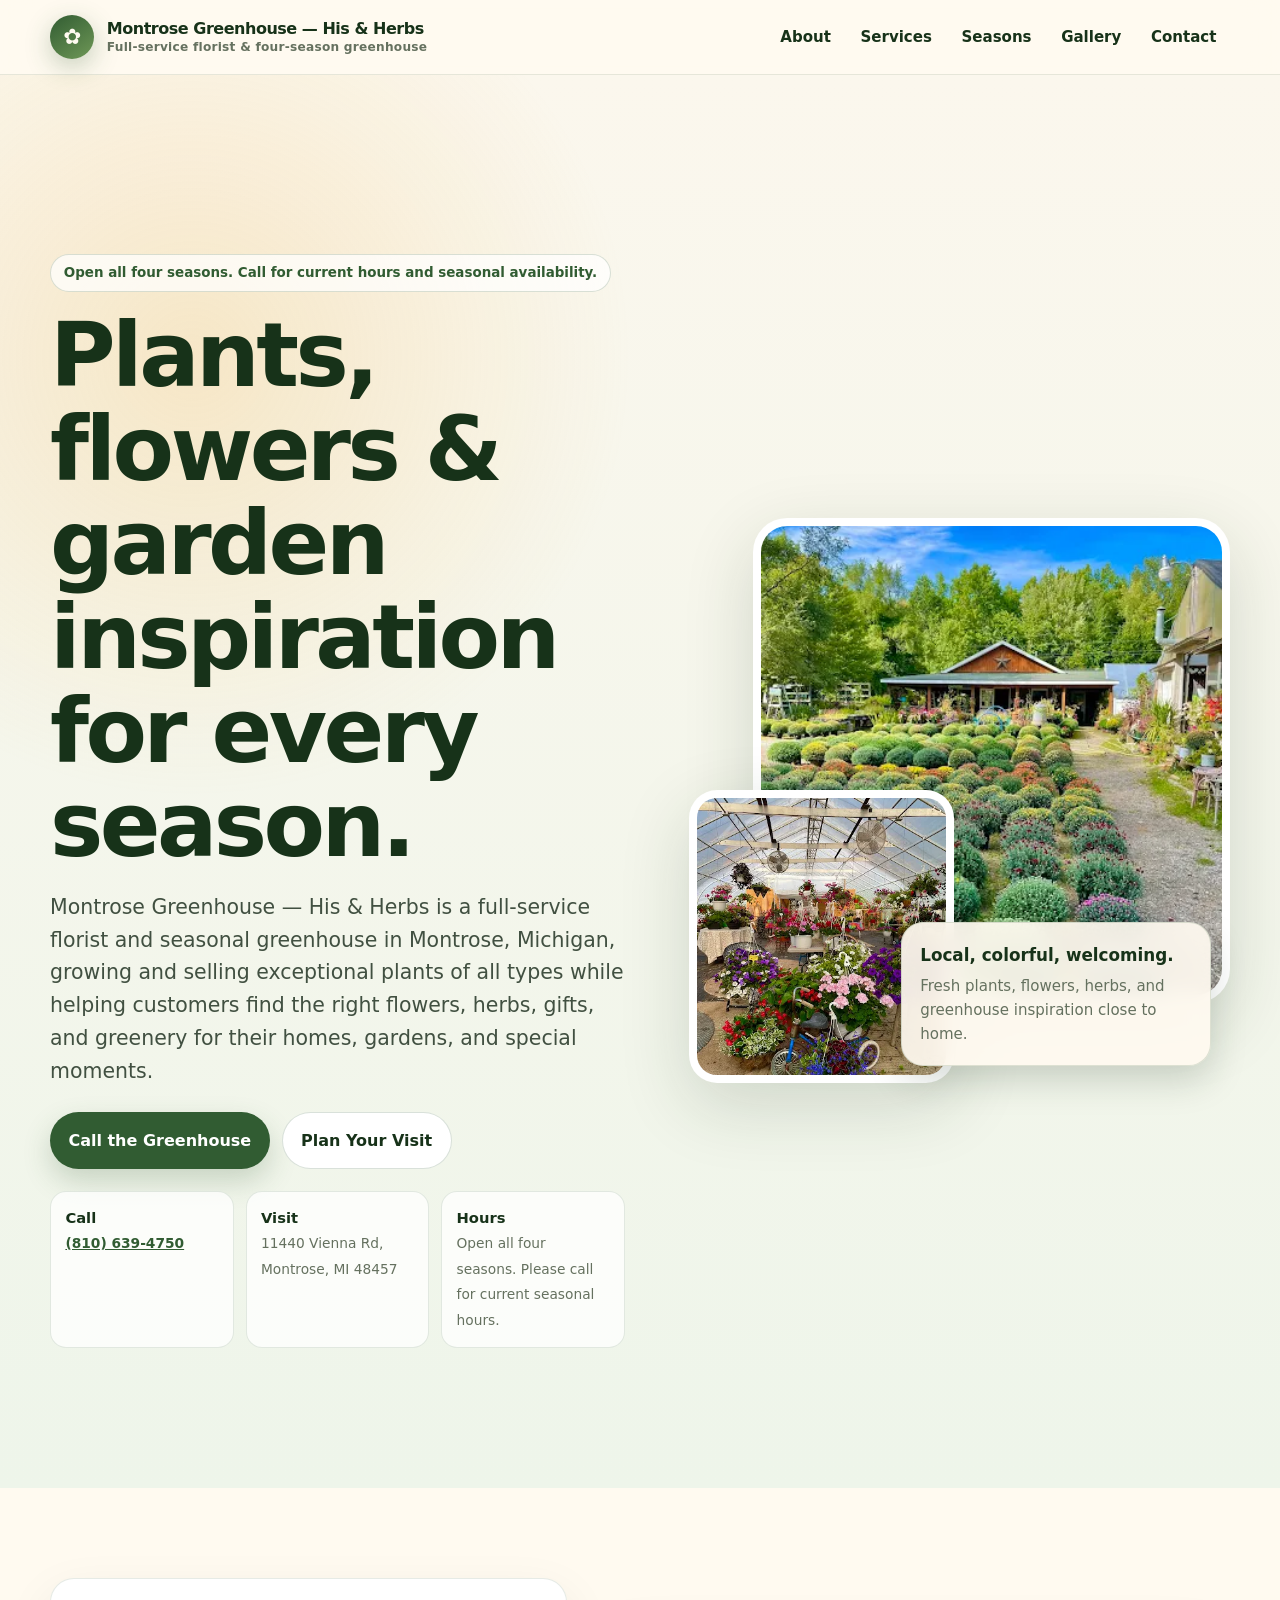
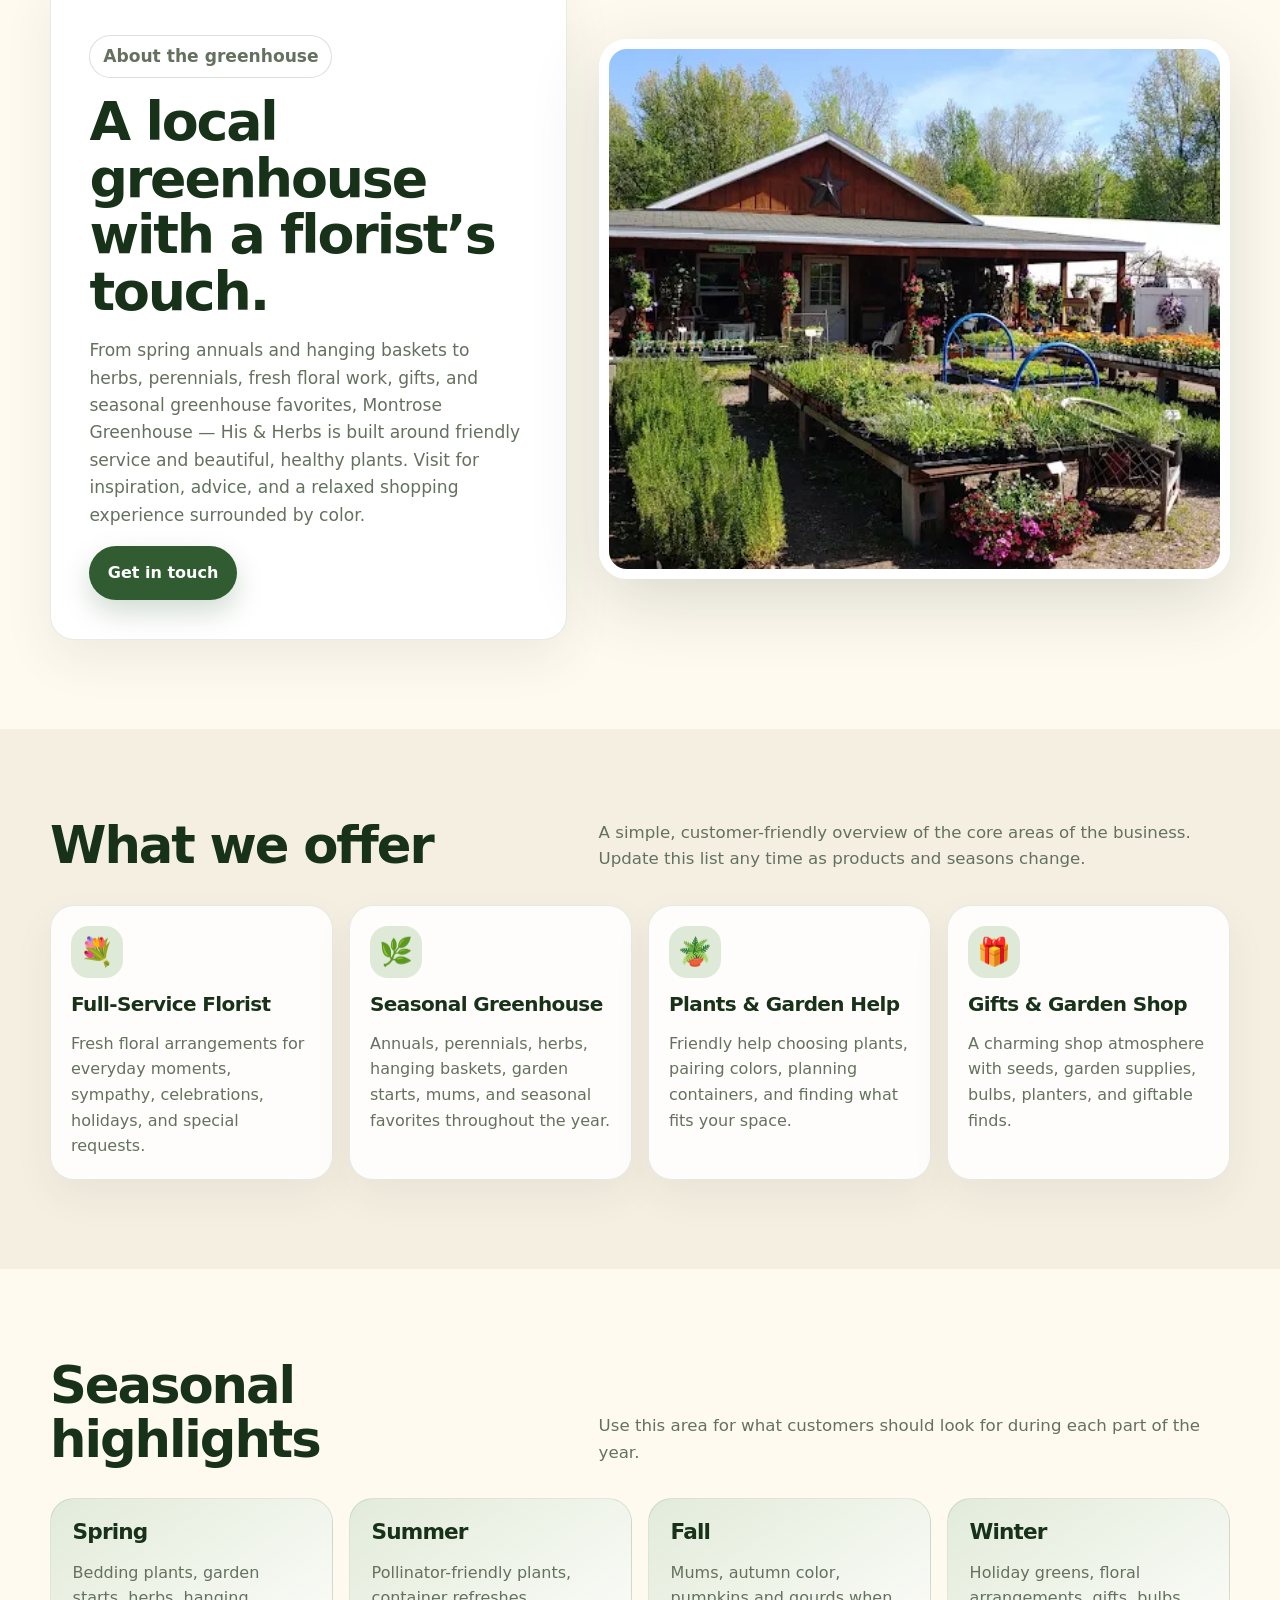
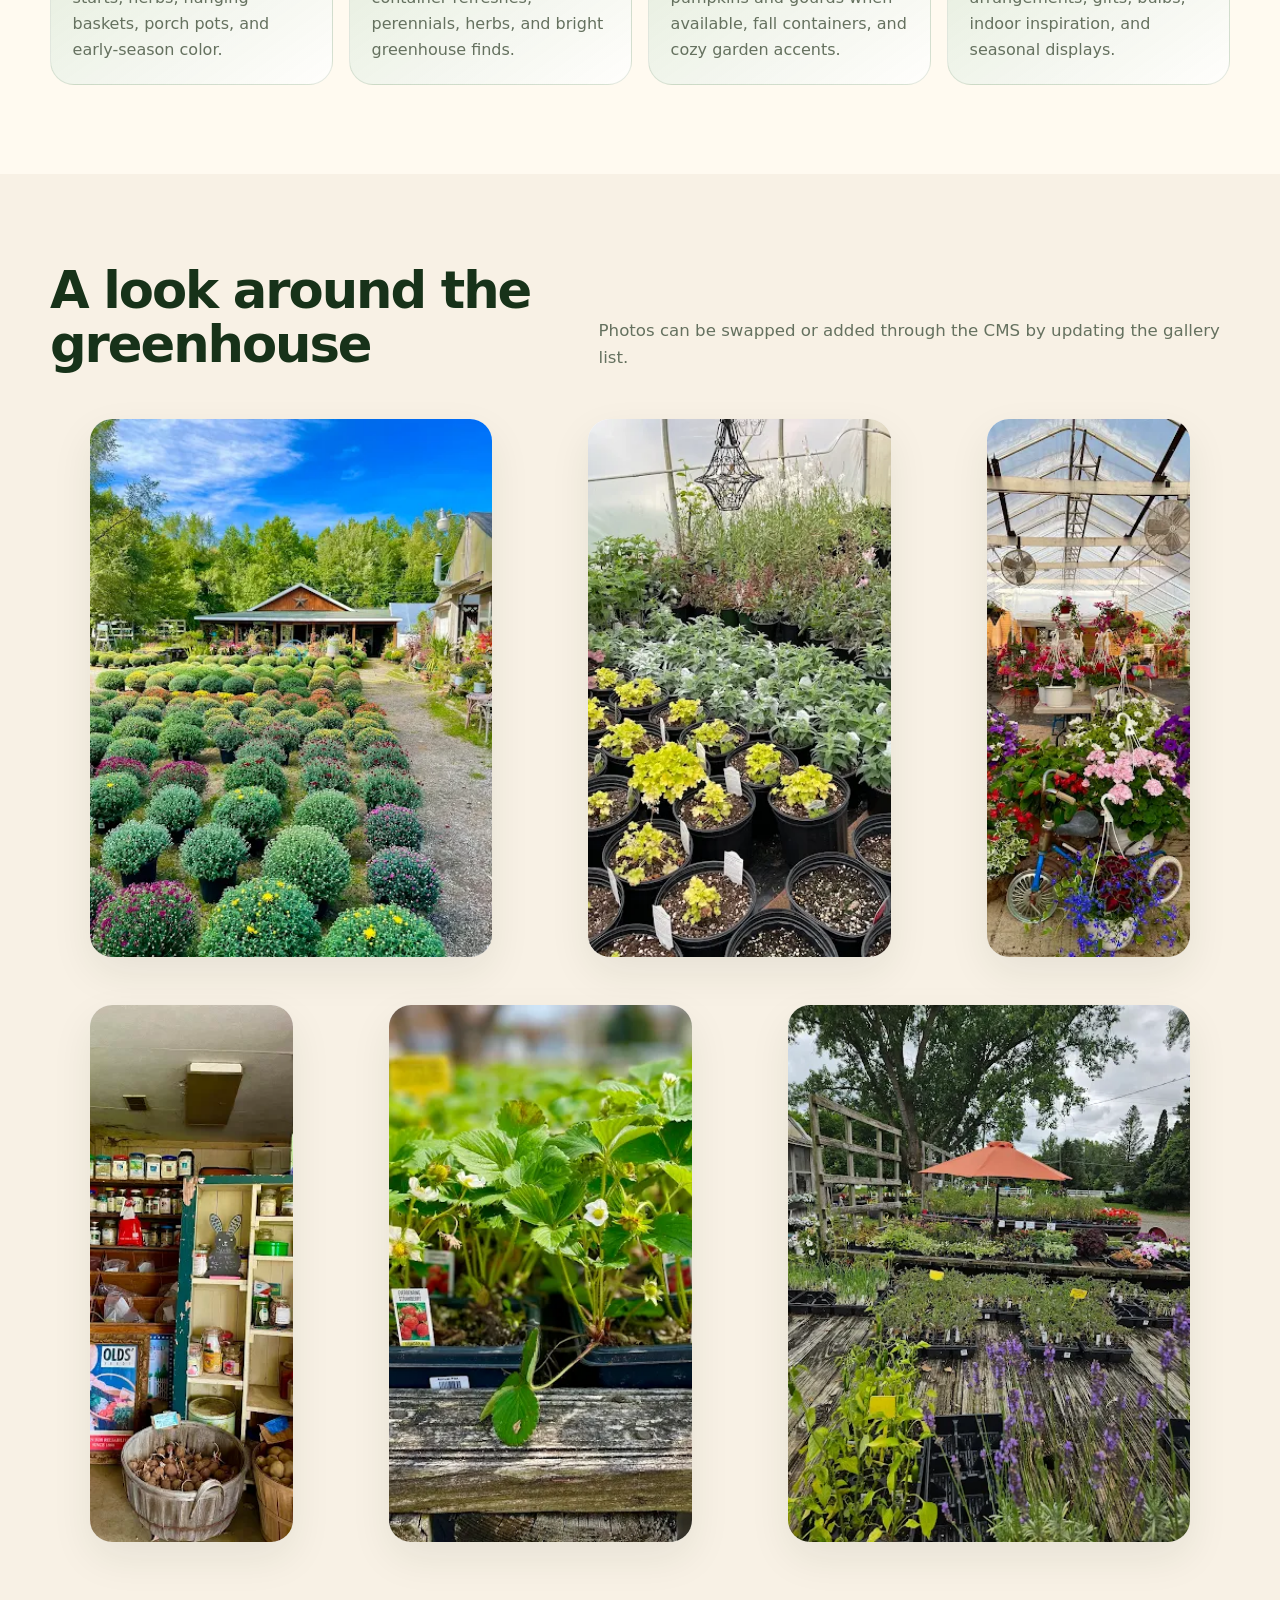
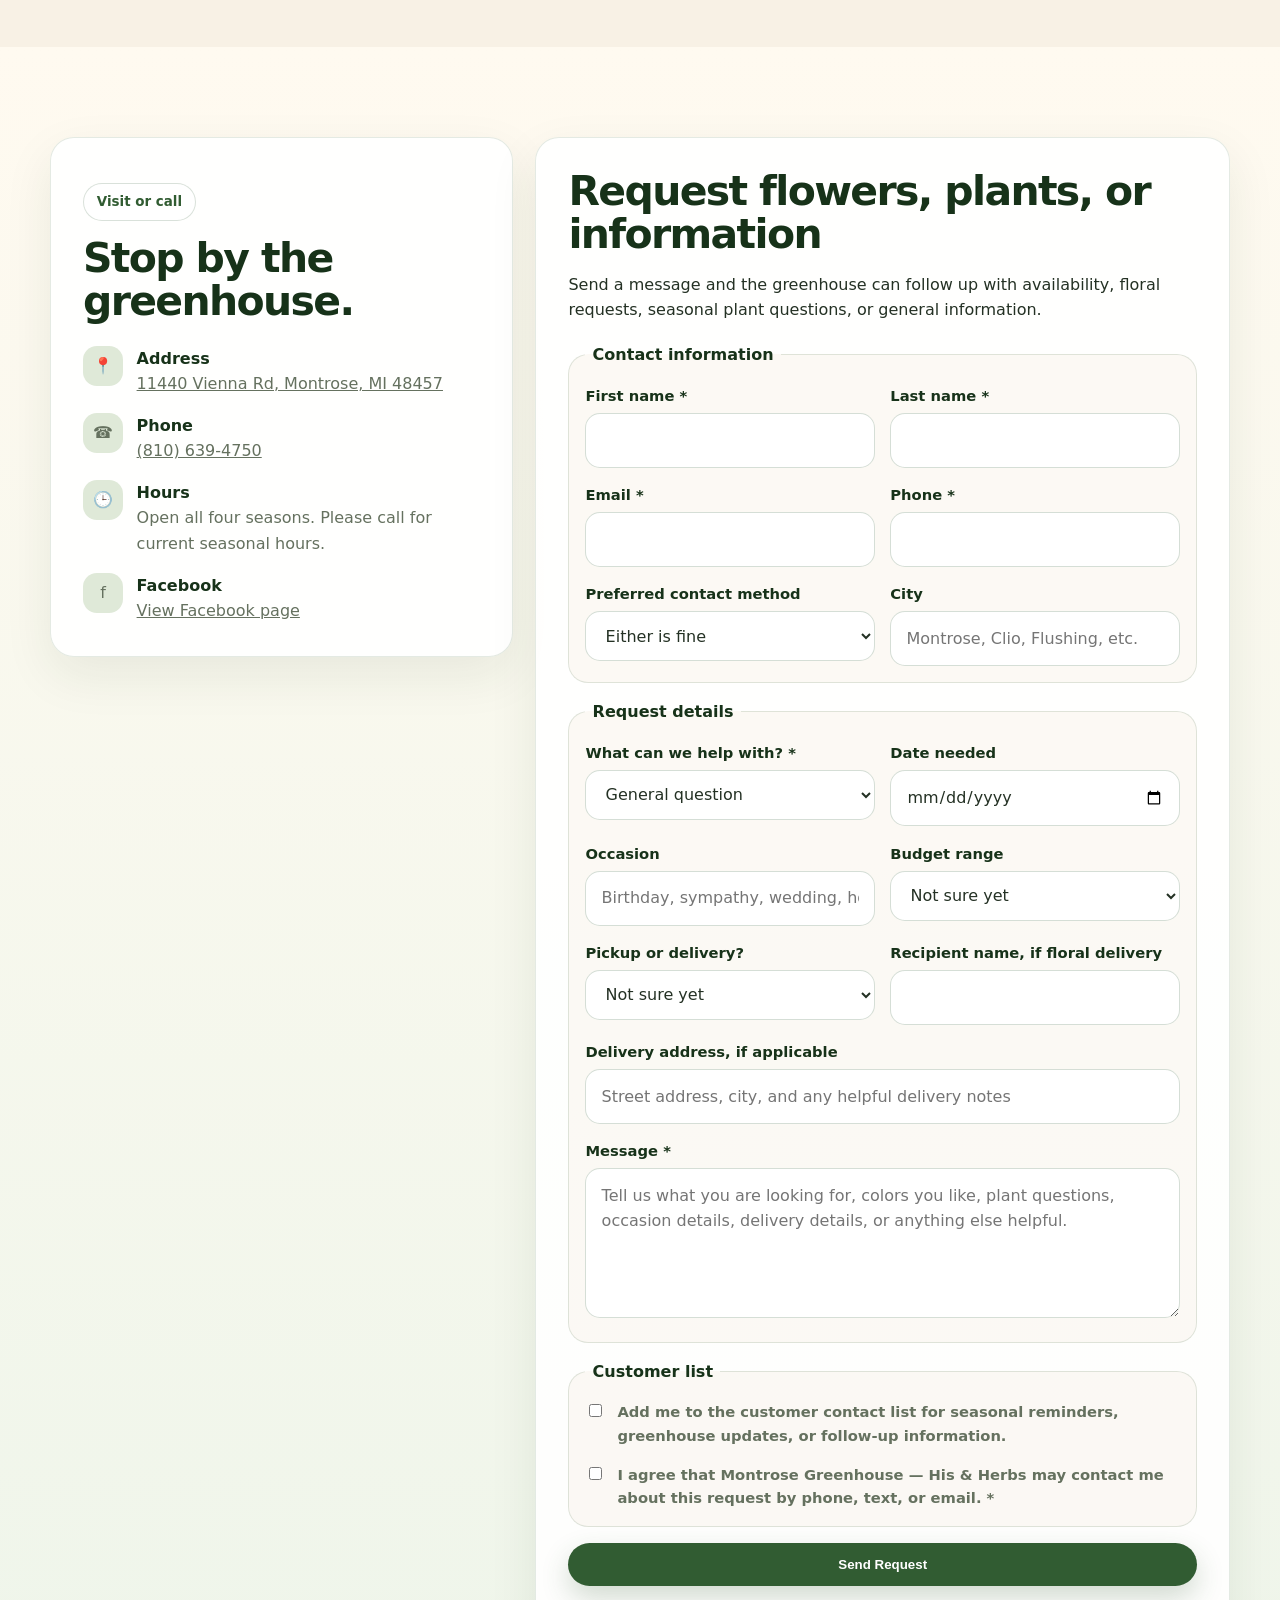
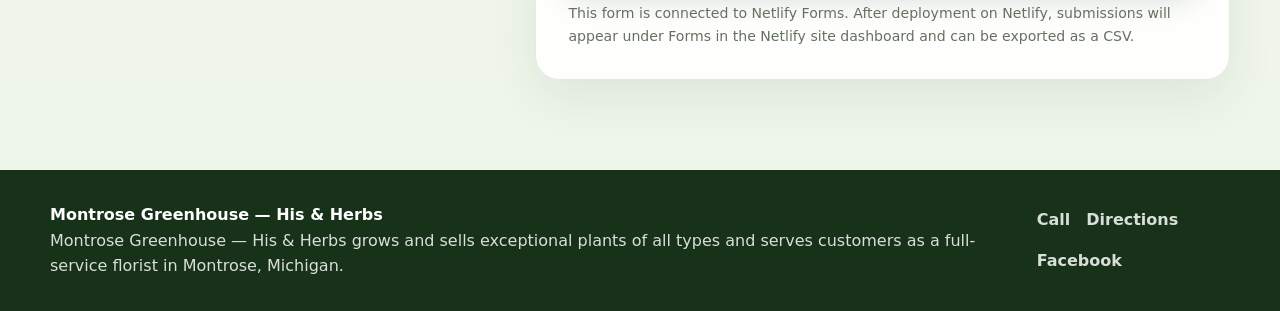
<file: index.html>
<!doctype html>
<html lang="en">
<head>
  <meta charset="utf-8" />
  <meta name="viewport" content="width=device-width, initial-scale=1" />
  <title>Montrose Greenhouse — His & Herbs | Florist & Seasonal Greenhouse in Montrose, MI</title>
  <meta name="description" content="Montrose Greenhouse — His & Herbs is a full-service florist and seasonal greenhouse in Montrose, Michigan, open all four seasons with exceptional plants, flowers, herbs, and gifts." />
  <meta name="theme-color" content="#315c32" />
  <link rel="icon" type="image/svg+xml" href="assets/favicon.svg" />
  <link rel="manifest" href="site.webmanifest" />
  <meta property="og:title" content="Montrose Greenhouse — His & Herbs" />
  <meta property="og:description" content="Full-service florist and seasonal greenhouse in Montrose, MI." />
  <meta property="og:type" content="website" />
  <meta property="og:image" content="assets/storefront.webp" />
  <style>
    :root {
      --forest: #315c32;
      --deep: #173219;
      --leaf: #6f9857;
      --sage: #dfe9d8;
      --cream: #fffaf0;
      --linen: #f5efe2;
      --sun: #f0b85a;
      --rose: #b65368;
      --clay: #b46a42;
      --ink: #243124;
      --muted: #65715f;
      --white: #ffffff;
      --shadow: 0 22px 70px rgba(23, 50, 25, .16);
      --radius: 24px;
      --radius-sm: 16px;
      --max: 1180px;
    }

    * { box-sizing: border-box; }
    html { scroll-behavior: smooth; }
    body {
      margin: 0;
      font-family: ui-sans-serif, system-ui, -apple-system, BlinkMacSystemFont, "Segoe UI", sans-serif;
      color: var(--ink);
      background: var(--cream);
      line-height: 1.6;
    }
    img { display: block; max-width: 100%; }
    a { color: inherit; }
    .skip-link { position: absolute; left: -999px; top: 1rem; background: var(--deep); color: var(--white); padding: .75rem 1rem; border-radius: .75rem; z-index: 50; }
    .skip-link:focus { left: 1rem; }

    .site-header {
      position: sticky;
      top: 0;
      z-index: 20;
      backdrop-filter: blur(18px);
      background: rgba(255, 250, 240, .88);
      border-bottom: 1px solid rgba(49, 92, 50, .12);
    }
    .nav-wrap {
      width: min(var(--max), calc(100% - 2rem));
      margin: 0 auto;
      min-height: 74px;
      display: flex;
      align-items: center;
      justify-content: space-between;
      gap: 1rem;
    }
    .brand { display: flex; align-items: center; gap: .8rem; text-decoration: none; font-weight: 850; letter-spacing: -.03em; color: var(--deep); }
    .brand-mark { width: 44px; height: 44px; border-radius: 50%; display: grid; place-items: center; background: linear-gradient(145deg, var(--forest), var(--leaf)); color: var(--cream); box-shadow: 0 8px 26px rgba(49, 92, 50, .28); font-size: 1.35rem; }
    .brand small { display: block; color: var(--muted); font-weight: 750; font-size: .76rem; letter-spacing: .02em; margin-top: -.2rem; }
    .nav-links { display: flex; align-items: center; gap: .15rem; }
    .nav-links a { text-decoration: none; color: var(--deep); font-weight: 750; font-size: .94rem; padding: .75rem .85rem; border-radius: 999px; }
    .nav-links a:hover { background: var(--sage); }
    .menu-btn { display: none; border: 0; background: var(--forest); color: var(--white); padding: .7rem .9rem; border-radius: 999px; font-weight: 800; cursor: pointer; }

    .btn { display: inline-flex; align-items: center; justify-content: center; gap: .5rem; border: 0; border-radius: 999px; padding: .9rem 1.15rem; font-weight: 850; text-decoration: none; cursor: pointer; transition: transform .18s ease, box-shadow .18s ease, background .18s ease; }
    .btn:hover { transform: translateY(-2px); }
    .btn-primary { background: var(--forest); color: var(--white); box-shadow: 0 12px 28px rgba(49, 92, 50, .22); }
    .btn-primary:hover { background: var(--deep); }
    .btn-secondary { background: var(--white); color: var(--deep); border: 1px solid rgba(49, 92, 50, .18); }
    .btn-secondary:hover { box-shadow: 0 10px 26px rgba(23, 50, 25, .10); }

    .hero { position: relative; overflow: hidden; background: radial-gradient(circle at 15% 20%, rgba(240, 184, 90, .26), transparent 28%), linear-gradient(180deg, #fbf7ed 0%, #eef5ea 100%); }
    .hero-inner { width: min(var(--max), calc(100% - 2rem)); margin: 0 auto; padding: clamp(3rem, 7vw, 6.7rem) 0 3.2rem; display: grid; grid-template-columns: 1.03fr .97fr; align-items: center; gap: clamp(2rem, 5vw, 4.5rem); }
    .eyebrow { display: inline-flex; align-items: center; gap: .5rem; width: fit-content; padding: .45rem .8rem; border: 1px solid rgba(49, 92, 50, .18); background: rgba(255, 255, 255, .72); border-radius: 999px; color: var(--forest); font-weight: 850; font-size: .84rem; margin-bottom: 1rem; }
    h1, h2, h3 { line-height: 1.05; margin: 0; color: var(--deep); letter-spacing: -.04em; }
    h1 { font-size: clamp(2.8rem, 7vw, 6.4rem); max-width: 10ch; }
    .hero-copy p { color: #415041; font-size: clamp(1.04rem, 1.8vw, 1.28rem); max-width: 58ch; margin: 1.15rem 0 1.55rem; }
    .hero-actions { display: flex; flex-wrap: wrap; gap: .75rem; margin-bottom: 1.25rem; }
    .quick-info { display: grid; grid-template-columns: repeat(3, minmax(0, 1fr)); gap: .75rem; max-width: 640px; margin-top: 1.4rem; }
    .quick-card { background: rgba(255,255,255,.76); border: 1px solid rgba(49, 92, 50, .13); padding: .9rem; border-radius: var(--radius-sm); }
    .quick-card strong { display: block; color: var(--deep); font-size: .92rem; }
    .quick-card span { color: var(--muted); font-size: .86rem; }
    .quick-card a { color: var(--forest); font-weight: 750; }
    .hero-photos { position: relative; min-height: 565px; }
    .photo-stack { position: absolute; border-radius: 34px; overflow: hidden; box-shadow: var(--shadow); border: 8px solid rgba(255,255,255,.84); background: var(--white); }
    .photo-stack img { width: 100%; height: 100%; object-fit: cover; }
    .photo-main { inset: 0 0 5rem 4rem; }
    .photo-small { width: 49%; height: 52%; left: 0; bottom: 0; border-radius: 28px; }
    .floating-card { position: absolute; right: 1.2rem; bottom: 1.1rem; width: min(310px, 82%); padding: 1.15rem; border-radius: 22px; background: rgba(255, 250, 240, .92); border: 1px solid rgba(49, 92, 50, .16); box-shadow: 0 14px 36px rgba(23, 50, 25, .18); backdrop-filter: blur(10px); }
    .floating-card strong { color: var(--deep); display: block; font-size: 1.05rem; }
    .floating-card p { margin: .35rem 0 0; color: var(--muted); font-size: .94rem; }

    section { padding: clamp(3.5rem, 7vw, 6rem) 0; }
    .section-inner { width: min(var(--max), calc(100% - 2rem)); margin: 0 auto; }
    .section-head { display: grid; grid-template-columns: .9fr 1.1fr; gap: 2rem; align-items: end; margin-bottom: 2rem; }
    .section-head h2 { font-size: clamp(2rem, 4vw, 4rem); }
    .section-head p { margin: 0; color: var(--muted); font-size: 1.04rem; }

    .about-grid { display: grid; grid-template-columns: .9fr 1.1fr; gap: 2rem; align-items: center; }
    .about-card { background: var(--white); border-radius: var(--radius); padding: clamp(1.4rem, 3vw, 2.4rem); box-shadow: 0 18px 50px rgba(23,50,25,.08); border: 1px solid rgba(49, 92, 50, .12); }
    .about-card h2 { font-size: clamp(2rem, 4.2vw, 4rem); }
    .about-card p { color: var(--muted); font-size: 1.07rem; }
    .about-image { border-radius: 28px; overflow: hidden; box-shadow: var(--shadow); border: 10px solid var(--white); }
    .about-image img { width: 100%; height: 520px; object-fit: cover; }

    .services { background: var(--linen); }
    .cards { display: grid; grid-template-columns: repeat(4, minmax(0, 1fr)); gap: 1rem; }
    .card { background: rgba(255,255,255,.86); border: 1px solid rgba(49, 92, 50, .12); border-radius: var(--radius); padding: 1.25rem; box-shadow: 0 16px 42px rgba(23,50,25,.06); }
    .icon { width: 52px; height: 52px; display: grid; place-items: center; border-radius: 18px; background: var(--sage); font-size: 1.7rem; margin-bottom: 1rem; }
    .card h3 { font-size: 1.25rem; letter-spacing: -.03em; }
    .card p { color: var(--muted); margin-bottom: 0; }

    .season-grid { display: grid; grid-template-columns: repeat(4, minmax(0,1fr)); gap: 1rem; }
    .season-card { border-radius: var(--radius); padding: 1.35rem; color: var(--deep); background: linear-gradient(145deg, rgba(223,233,216,.9), rgba(255,255,255,.78)); border: 1px solid rgba(49, 92, 50, .13); }
    .season-card h3 { font-size: 1.35rem; }
    .season-card p { color: var(--muted); margin-bottom: 0; }

    .gallery { background: #f8f1e5; }
    .gallery-grid { display: grid; grid-template-columns: repeat(12, 1fr); gap: 1rem; }
    .gallery-item { border-radius: 22px; overflow: hidden; min-height: 260px; box-shadow: 0 16px 42px rgba(23,50,25,.08); background: var(--white); }
    .gallery-item:nth-child(1), .gallery-item:nth-child(6) { grid-column: span 5; }
    .gallery-item:nth-child(2), .gallery-item:nth-child(5) { grid-column: span 4; }
    .gallery-item:nth-child(3), .gallery-item:nth-child(4) { grid-column: span 3; }
    .gallery-item img { width: 100%; height: 100%; object-fit: cover; transition: transform .35s ease; }
    .gallery-item:hover img { transform: scale(1.04); }

    .visit-contact { background: linear-gradient(180deg, var(--cream), #eef5ea); }
    .visit-grid { display: grid; grid-template-columns: .8fr 1.2fr; gap: 1.4rem; align-items: start; }
    .visit-card, .form-card { background: rgba(255,255,255,.9); border: 1px solid rgba(49, 92, 50, .13); border-radius: var(--radius); padding: clamp(1.25rem, 3vw, 2rem); box-shadow: 0 18px 50px rgba(23,50,25,.08); }
    .visit-card h2, .form-card h2 { font-size: clamp(1.9rem, 3.2vw, 3.25rem); }
    .info-list { display: grid; gap: 1rem; margin-top: 1.4rem; }
    .info-item { display: flex; gap: .85rem; align-items: flex-start; }
    .info-badge { flex: 0 0 40px; height: 40px; display: grid; place-items: center; border-radius: 14px; background: var(--sage); }
    .info-item strong { display: block; color: var(--deep); }
    .info-item span, .info-item a { color: var(--muted); }

    form { margin-top: 1.2rem; display: grid; gap: 1rem; }
    fieldset { border: 1px solid rgba(49, 92, 50, .14); border-radius: 20px; padding: 1rem; margin: 0; background: rgba(245, 239, 226, .36); display: grid; gap: .95rem; }
    legend { padding: 0 .45rem; font-weight: 900; color: var(--deep); }
    .form-row { display: grid; grid-template-columns: 1fr 1fr; gap: .95rem; }
    label { display: block; font-weight: 800; color: var(--deep); font-size: .92rem; margin-bottom: .35rem; }
    input, select, textarea { width: 100%; border: 1px solid rgba(49, 92, 50, .2); border-radius: 15px; padding: .85rem .95rem; font: inherit; background: var(--white); color: var(--ink); }
    textarea { min-height: 150px; resize: vertical; }
    input:focus, select:focus, textarea:focus { outline: 3px solid rgba(111, 152, 87, .25); border-color: var(--forest); }
    .checkbox-line { display: flex; align-items: flex-start; gap: .75rem; margin: 0; color: var(--muted); font-weight: 700; }
    .checkbox-line input { width: auto; margin-top: .25rem; }
    .hidden { display: none; }
    .fine-print { color: var(--muted); font-size: .88rem; margin: 0; }

    .site-footer { background: var(--deep); color: rgba(255,255,255,.84); padding: 2rem 0; }
    .footer-inner { width: min(var(--max), calc(100% - 2rem)); margin: 0 auto; display: flex; justify-content: space-between; gap: 1rem; align-items: center; }
    .footer-inner strong { color: var(--white); }
    .footer-links { display: flex; gap: 1rem; flex-wrap: wrap; }
    .footer-links a { color: rgba(255,255,255,.84); text-decoration: none; font-weight: 750; }
    .footer-links a:hover { color: var(--white); text-decoration: underline; }

    @media (max-width: 980px) {
      .hero-inner, .about-grid, .section-head, .visit-grid { grid-template-columns: 1fr; }
      .hero-photos { min-height: 460px; }
      .photo-main { inset: 0 0 4rem 2.8rem; }
      .cards, .season-grid { grid-template-columns: repeat(2, minmax(0, 1fr)); }
      .gallery-item:nth-child(n) { grid-column: span 6; }
    }
    @media (max-width: 760px) {
      .menu-btn { display: inline-flex; }
      .nav-links { position: absolute; inset: 74px 1rem auto 1rem; display: none; flex-direction: column; align-items: stretch; background: var(--cream); border: 1px solid rgba(49,92,50,.14); border-radius: 20px; padding: .6rem; box-shadow: var(--shadow); }
      .nav-links.open { display: flex; }
      .quick-info, .form-row { grid-template-columns: 1fr; }
      .hero-photos { min-height: 380px; }
      .photo-main { inset: 0 0 4rem 1.5rem; }
      .photo-small { width: 58%; }
      .cards, .season-grid { grid-template-columns: 1fr; }
      .gallery-grid { grid-template-columns: 1fr; }
      .gallery-item:nth-child(n) { grid-column: auto; min-height: 240px; }
      .about-image img { height: 360px; }
      .footer-inner { flex-direction: column; align-items: flex-start; }
      h1 { max-width: 11ch; }
    }
  </style>
</head>
<body>
  <a class="skip-link" href="#main">Skip to content</a>

  <header class="site-header">
    <div class="nav-wrap">
      <a class="brand" href="#top" aria-label="Montrose Greenhouse home">
        <span class="brand-mark">✿</span>
        <span><span data-text="businessName">Montrose Greenhouse — His & Herbs</span><small data-text="tagline">Full-service florist & four-season greenhouse</small></span>
      </a>
      <button class="menu-btn" aria-expanded="false" aria-controls="navLinks">Menu</button>
      <nav class="nav-links" id="navLinks" aria-label="Primary navigation">
        <a href="#about">About</a>
        <a href="#services">Services</a>
        <a href="#seasons">Seasons</a>
        <a href="#gallery">Gallery</a>
        <a href="#contact">Contact</a>
      </nav>
    </div>
  </header>

  <main id="main">
    <section class="hero" id="top">
      <div class="hero-inner">
        <div class="hero-copy">
          <div class="eyebrow" data-text="announcement">Open all four seasons. Call for current hours and seasonal availability.</div>
          <h1 data-text="heroTitle">Plants, flowers & garden inspiration for every season.</h1>
          <p data-text="heroText">Montrose Greenhouse — His & Herbs is a full-service florist and seasonal greenhouse in Montrose, Michigan, growing and selling exceptional plants of all types while helping customers find the right flowers, herbs, gifts, and greenery for their homes, gardens, and special moments.</p>
          <div class="hero-actions">
            <a class="btn btn-primary" data-link="phoneHref" href="tel:+18106394750"><span data-text="primaryButtonText">Call the Greenhouse</span></a>
            <a class="btn btn-secondary" href="#contact" data-text="secondaryButtonText">Plan Your Visit</a>
          </div>
          <div class="quick-info">
            <div class="quick-card"><strong>Call</strong><span><a data-link="phoneHref" data-text="phone" href="tel:+18106394750">(810) 639-4750</a></span></div>
            <div class="quick-card"><strong>Visit</strong><span data-text="address">11440 Vienna Rd, Montrose, MI 48457</span></div>
            <div class="quick-card"><strong>Hours</strong><span data-text="hoursNote">Open all four seasons. Please call for current seasonal hours.</span></div>
          </div>
        </div>
        <div class="hero-photos" aria-hidden="true">
          <div class="photo-stack photo-main"><img src="assets/greenhouse-mums.webp" alt="Rows of colorful mums outside Montrose Greenhouse" /></div>
          <div class="photo-stack photo-small"><img src="assets/hanging-baskets.webp" alt="Hanging baskets inside the greenhouse" /></div>
          <div class="floating-card"><strong>Local, colorful, welcoming.</strong><p>Fresh plants, flowers, herbs, and greenhouse inspiration close to home.</p></div>
        </div>
      </div>
    </section>

    <section id="about">
      <div class="section-inner about-grid">
        <div class="about-card">
          <p class="eyebrow">About the greenhouse</p>
          <h2 data-text="aboutTitle">A local greenhouse with a florist’s touch.</h2>
          <p data-text="aboutText">From spring annuals and hanging baskets to herbs, perennials, fresh floral work, gifts, and seasonal greenhouse favorites, Montrose Greenhouse — His & Herbs is built around friendly service and beautiful, healthy plants.</p>
          <a class="btn btn-primary" href="#contact">Get in touch</a>
        </div>
        <div class="about-image">
          <img data-src="aboutImage" src="assets/storefront.webp" alt="Montrose Greenhouse storefront" />
        </div>
      </div>
    </section>

    <section class="services" id="services">
      <div class="section-inner">
        <div class="section-head">
          <h2 data-text="servicesTitle">What we offer</h2>
          <p data-text="servicesIntro">A simple, customer-friendly overview of the core areas of the business. Update this list any time as products and seasons change.</p>
        </div>
        <div class="cards" data-list="services"></div>
      </div>
    </section>

    <section id="seasons">
      <div class="section-inner">
        <div class="section-head">
          <h2 data-text="seasonTitle">Seasonal highlights</h2>
          <p data-text="seasonIntro">Use this area for what customers should look for during each part of the year.</p>
        </div>
        <div class="season-grid" data-list="seasons"></div>
      </div>
    </section>

    <section class="gallery" id="gallery">
      <div class="section-inner">
        <div class="section-head">
          <h2 data-text="galleryTitle">A look around the greenhouse</h2>
          <p data-text="galleryIntro">Photos can be swapped or added through the CMS by updating the gallery list.</p>
        </div>
        <div class="gallery-grid" data-list="gallery"></div>
      </div>
    </section>

    <section class="visit-contact" id="contact">
      <div class="section-inner visit-grid">
        <div class="visit-card">
          <p class="eyebrow">Visit or call</p>
          <h2>Stop by the greenhouse.</h2>
          <div class="info-list">
            <div class="info-item"><span class="info-badge">📍</span><div><strong>Address</strong><a data-link="mapUrl" data-text="address" href="https://www.google.com/maps/search/?api=1&query=11440%20Vienna%20Rd%2C%20Montrose%2C%20MI%2048457" target="_blank" rel="noopener">11440 Vienna Rd, Montrose, MI 48457</a></div></div>
            <div class="info-item"><span class="info-badge">☎️</span><div><strong>Phone</strong><a data-link="phoneHref" data-text="phone" href="tel:+18106394750">(810) 639-4750</a></div></div>
            <div class="info-item"><span class="info-badge">🕒</span><div><strong>Hours</strong><span data-text="hoursNote">Open all four seasons. Please call for current seasonal hours.</span></div></div>
            <div class="info-item"><span class="info-badge">f</span><div><strong>Facebook</strong><a data-link="facebookUrl" href="https://www.facebook.com/p/Montrose-Greenhouse-100063505872551/" target="_blank" rel="noopener">View Facebook page</a></div></div>
          </div>
        </div>

        <div class="form-card">
          <h2 data-text="contactTitle">Request flowers, plants, or information</h2>
          <p data-text="contactIntro">Send a message and the greenhouse can follow up with availability, floral requests, seasonal plant questions, or general information.</p>
          <form name="contact" id="contact-form" method="POST" action="/thank-you/" data-netlify="true" netlify-honeypot="bot-field">
            <input type="hidden" name="form-name" value="contact" />
            <input type="hidden" name="subject" value="New website contact from Montrose Greenhouse — His & Herbs" />
            <p class="hidden"><label>Do not fill this out: <input name="bot-field" /></label></p>

            <fieldset>
              <legend>Contact information</legend>
              <div class="form-row">
                <div>
                  <label for="firstName">First name *</label>
                  <input id="firstName" name="first_name" type="text" autocomplete="given-name" required />
                </div>
                <div>
                  <label for="lastName">Last name *</label>
                  <input id="lastName" name="last_name" type="text" autocomplete="family-name" required />
                </div>
              </div>
              <div class="form-row">
                <div>
                  <label for="email">Email *</label>
                  <input id="email" name="email" type="email" autocomplete="email" required />
                </div>
                <div>
                  <label for="phone">Phone *</label>
                  <input id="phone" name="phone" type="tel" autocomplete="tel" required />
                </div>
              </div>
              <div class="form-row">
                <div>
                  <label for="preferredContact">Preferred contact method</label>
                  <select id="preferredContact" name="preferred_contact_method">
                    <option value="Either">Either is fine</option>
                    <option value="Phone">Phone</option>
                    <option value="Email">Email</option>
                    <option value="Text">Text message</option>
                  </select>
                </div>
                <div>
                  <label for="city">City</label>
                  <input id="city" name="city" type="text" autocomplete="address-level2" placeholder="Montrose, Clio, Flushing, etc." />
                </div>
              </div>
            </fieldset>

            <fieldset>
              <legend>Request details</legend>
              <div class="form-row">
                <div>
                  <label for="requestType">What can we help with? *</label>
                  <select id="requestType" name="request_type" required>
                    <option value="General question">General question</option>
                    <option value="Fresh floral arrangement">Fresh floral arrangement</option>
                    <option value="Funeral or sympathy flowers">Funeral or sympathy flowers</option>
                    <option value="Wedding or event flowers">Wedding or event flowers</option>
                    <option value="Plant availability">Plant availability</option>
                    <option value="Greenhouse or garden help">Greenhouse or garden help</option>
                    <option value="Seasonal products">Seasonal products</option>
                    <option value="Gift or garden shop item">Gift or garden shop item</option>
                    <option value="Other">Other</option>
                  </select>
                </div>
                <div>
                  <label for="dateNeeded">Date needed</label>
                  <input id="dateNeeded" name="date_needed" type="date" />
                </div>
              </div>
              <div class="form-row">
                <div>
                  <label for="occasion">Occasion</label>
                  <input id="occasion" name="occasion" type="text" placeholder="Birthday, sympathy, wedding, holiday, etc." />
                </div>
                <div>
                  <label for="budget">Budget range</label>
                  <select id="budget" name="budget_range">
                    <option value="Not sure yet">Not sure yet</option>
                    <option value="Under $50">Under $50</option>
                    <option value="$50-$100">$50-$100</option>
                    <option value="$100-$250">$100-$250</option>
                    <option value="$250-$500">$250-$500</option>
                    <option value="$500+">$500+</option>
                  </select>
                </div>
              </div>
              <div class="form-row">
                <div>
                  <label for="orderPreference">Pickup or delivery?</label>
                  <select id="orderPreference" name="pickup_or_delivery">
                    <option value="Not sure yet">Not sure yet</option>
                    <option value="Pickup">Pickup</option>
                    <option value="Delivery">Delivery, if available</option>
                    <option value="Information only">Information only</option>
                  </select>
                </div>
                <div>
                  <label for="recipientName">Recipient name, if floral delivery</label>
                  <input id="recipientName" name="recipient_name" type="text" autocomplete="off" />
                </div>
              </div>
              <div>
                <label for="deliveryAddress">Delivery address, if applicable</label>
                <input id="deliveryAddress" name="delivery_address" type="text" autocomplete="street-address" placeholder="Street address, city, and any helpful delivery notes" />
              </div>
              <div>
                <label for="message">Message *</label>
                <textarea id="message" name="message" placeholder="Tell us what you are looking for, colors you like, plant questions, occasion details, delivery details, or anything else helpful." required></textarea>
              </div>
            </fieldset>

            <fieldset>
              <legend>Customer list</legend>
              <label class="checkbox-line" for="customerList">
                <input id="customerList" name="add_to_customer_contact_list" type="checkbox" value="Yes" />
                <span>Add me to the customer contact list for seasonal reminders, greenhouse updates, or follow-up information.</span>
              </label>
              <label class="checkbox-line" for="consent">
                <input id="consent" name="contact_permission" type="checkbox" value="Yes" required />
                <span>I agree that Montrose Greenhouse — His & Herbs may contact me about this request by phone, text, or email. *</span>
              </label>
            </fieldset>

            <button class="btn btn-primary" type="submit">Send Request</button>
            <p class="fine-print">This form is connected to Netlify Forms. After deployment on Netlify, submissions will appear under Forms in the Netlify site dashboard and can be exported as a CSV.</p>
          </form>
        </div>
      </div>
    </section>
  </main>

  <footer class="site-footer">
    <div class="footer-inner">
      <div><strong data-text="businessName">Montrose Greenhouse — His & Herbs</strong><br><span data-text="footerText">Montrose Greenhouse — His & Herbs grows and sells exceptional plants of all types and serves customers as a full-service florist in Montrose, Michigan.</span></div>
      <div class="footer-links">
        <a data-link="phoneHref" href="tel:+18106394750">Call</a>
        <a data-link="mapUrl" href="https://www.google.com/maps/search/?api=1&query=11440%20Vienna%20Rd%2C%20Montrose%2C%20MI%2048457" target="_blank" rel="noopener">Directions</a>
        <a data-link="facebookUrl" href="https://www.facebook.com/p/Montrose-Greenhouse-100063505872551/" target="_blank" rel="noopener">Facebook</a>
      </div>
    </div>
  </footer>

  <script>
    const fallbackData = {
      businessName: "Montrose Greenhouse — His & Herbs",
      tagline: "Full-service florist & four-season greenhouse",
      heroTitle: "Plants, flowers & garden inspiration for every season.",
      heroText: "Montrose Greenhouse — His & Herbs is a full-service florist and seasonal greenhouse in Montrose, Michigan, growing and selling exceptional plants of all types while helping customers find the right flowers, herbs, gifts, and greenery for their homes, gardens, and special moments.",
      announcement: "Open all four seasons. Call for current hours and seasonal availability.",
      primaryButtonText: "Call the Greenhouse",
      phone: "(810) 639-4750",
      phoneHref: "tel:+18106394750",
      address: "11440 Vienna Rd, Montrose, MI 48457",
      mapUrl: "https://www.google.com/maps/search/?api=1&query=11440%20Vienna%20Rd%2C%20Montrose%2C%20MI%2048457",
      hoursNote: "Open all four seasons. Please call for current seasonal hours.",
      facebookUrl: "https://www.facebook.com/p/Montrose-Greenhouse-100063505872551/",
      aboutTitle: "A local greenhouse with a florist’s touch.",
      aboutText: "From spring annuals and hanging baskets to herbs, perennials, fresh floral work, gifts, and seasonal greenhouse favorites, Montrose Greenhouse — His & Herbs is built around friendly service and beautiful, healthy plants.",
      aboutImage: "assets/storefront.webp",
      servicesTitle: "What we offer",
      servicesIntro: "A simple, customer-friendly overview of the core areas of the business. Update this list any time as products and seasons change.",
      services: [
        {icon:"💐", title:"Full-Service Florist", text:"Fresh floral arrangements for everyday moments, sympathy, celebrations, holidays, and special requests."},
        {icon:"🌿", title:"Seasonal Greenhouse", text:"Annuals, perennials, herbs, hanging baskets, garden starts, mums, and seasonal favorites throughout the year."},
        {icon:"🪴", title:"Plants & Garden Help", text:"Friendly help choosing plants, pairing colors, planning containers, and finding what fits your space."},
        {icon:"🎁", title:"Gifts & Garden Shop", text:"A charming shop atmosphere with seeds, garden supplies, bulbs, planters, and giftable finds."}
      ],
      seasonTitle: "Seasonal highlights",
      seasonIntro: "Use this area for what customers should look for during each part of the year.",
      seasons: [
        {title:"Spring", text:"Bedding plants, garden starts, herbs, hanging baskets, porch pots, and early-season color."},
        {title:"Summer", text:"Pollinator-friendly plants, container refreshes, perennials, herbs, and bright greenhouse finds."},
        {title:"Fall", text:"Mums, autumn color, pumpkins and gourds when available, fall containers, and cozy garden accents."},
        {title:"Winter", text:"Holiday greens, floral arrangements, gifts, bulbs, indoor inspiration, and seasonal displays."}
      ],
      galleryTitle: "A look around the greenhouse",
      galleryIntro: "Photos can be swapped or added through the CMS by updating the gallery list.",
      gallery: [
        {image:"assets/greenhouse-mums.webp", alt:"Rows of colorful mums outside Montrose Greenhouse"},
        {image:"assets/inside-greenhouse-plants.webp", alt:"Greenhouse tables filled with potted plants and herbs"},
        {image:"assets/hanging-baskets.webp", alt:"Hanging flower baskets and colorful greenhouse displays"},
        {image:"assets/garden-shop.webp", alt:"Garden shop shelves with seeds, bulbs, and supplies"},
        {image:"assets/strawberry-starts.webp", alt:"Strawberry plants in trays"},
        {image:"assets/outdoor-plant-tables.webp", alt:"Outdoor plant tables and greenhouse displays"}
      ],
      contactTitle: "Request flowers, plants, or information",
      contactIntro: "Send a message and the greenhouse can follow up with availability, floral requests, seasonal plant questions, or general information.",
      footerText: "Montrose Greenhouse — His & Herbs grows and sells exceptional plants of all types and serves customers as a full-service florist in Montrose, Michigan."
    };

    const menuButton = document.querySelector('.menu-btn');
    const navLinks = document.getElementById('navLinks');
    menuButton.addEventListener('click', () => {
      const isOpen = navLinks.classList.toggle('open');
      menuButton.setAttribute('aria-expanded', isOpen ? 'true' : 'false');
    });
    navLinks.querySelectorAll('a').forEach(link => link.addEventListener('click', () => navLinks.classList.remove('open')));

    function setText(selector, value) {
      document.querySelectorAll(selector).forEach(el => { if (value) el.textContent = value; });
    }
    function applyData(data) {
      const merged = { ...fallbackData, ...data };
      document.querySelectorAll('[data-text]').forEach(el => {
        const key = el.dataset.text;
        if (merged[key]) el.textContent = merged[key];
      });
      document.querySelectorAll('[data-link]').forEach(el => {
        const key = el.dataset.link;
        if (merged[key]) el.setAttribute('href', merged[key]);
      });
      document.querySelectorAll('[data-src]').forEach(el => {
        const key = el.dataset.src;
        if (merged[key]) el.setAttribute('src', merged[key]);
      });
      document.title = `${merged.businessName} | Florist & Seasonal Greenhouse in Montrose, MI`;
      const metaDescription = document.querySelector('meta[name="description"]');
      if (metaDescription && merged.heroText) metaDescription.setAttribute('content', merged.heroText.slice(0, 158));

      renderServices(merged.services || []);
      renderSeasons(merged.seasons || []);
      renderGallery(merged.gallery || []);
    }
    function renderServices(items) {
      const wrap = document.querySelector('[data-list="services"]');
      wrap.innerHTML = items.map(item => `
        <article class="card">
          <div class="icon" aria-hidden="true">${escapeHtml(item.icon || '🌿')}</div>
          <h3>${escapeHtml(item.title || '')}</h3>
          <p>${escapeHtml(item.text || '')}</p>
        </article>
      `).join('');
    }
    function renderSeasons(items) {
      const wrap = document.querySelector('[data-list="seasons"]');
      wrap.innerHTML = items.map(item => `
        <article class="season-card">
          <h3>${escapeHtml(item.title || '')}</h3>
          <p>${escapeHtml(item.text || '')}</p>
        </article>
      `).join('');
    }
    function renderGallery(items) {
      const wrap = document.querySelector('[data-list="gallery"]');
      wrap.innerHTML = items.map(item => `
        <figure class="gallery-item">
          <img src="${escapeAttribute(item.image || 'assets/storefront.webp')}" alt="${escapeAttribute(item.alt || 'Greenhouse photo')}" loading="lazy">
        </figure>
      `).join('');
    }
    function escapeHtml(value) {
      return String(value).replace(/[&<>'"]/g, char => ({'&':'&amp;','<':'&lt;','>':'&gt;',"'":'&#39;','"':'&quot;'}[char]));
    }
    function escapeAttribute(value) { return escapeHtml(value).replace(/`/g, '&#96;'); }

    fetch('content/site.json', { cache: 'no-store' })
      .then(response => response.ok ? response.json() : fallbackData)
      .then(applyData)
      .catch(() => applyData(fallbackData));
  </script>
</body>
</html>
</file>
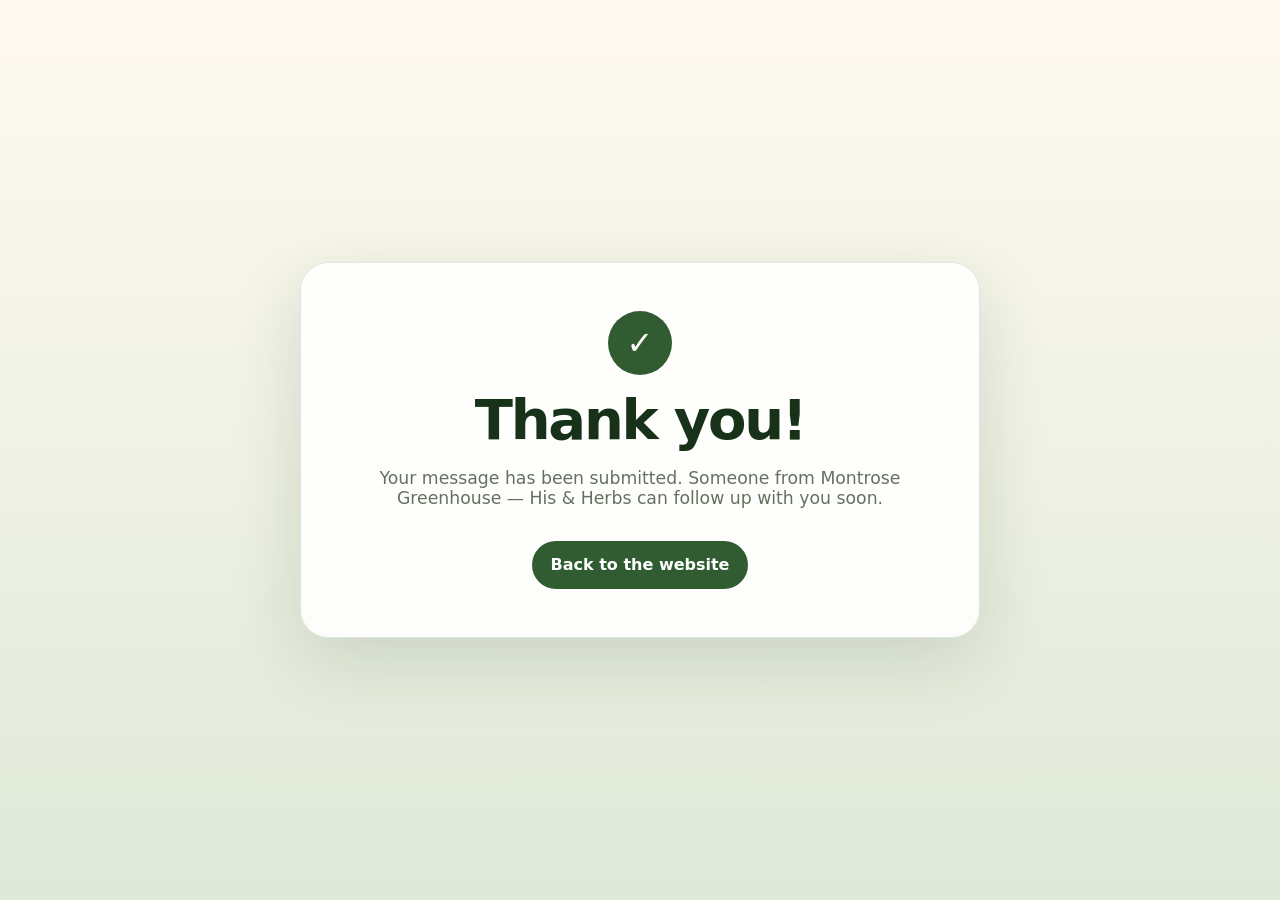
<file: thank-you/index.html>
<!doctype html>
<html lang="en">
<head>
  <meta charset="utf-8" />
  <meta name="viewport" content="width=device-width, initial-scale=1" />
  <title>Thank You | Montrose Greenhouse — His & Herbs</title>
  <meta name="robots" content="noindex" />
  <link rel="icon" type="image/svg+xml" href="../assets/favicon.svg" />
  <style>
    :root { --forest:#315c32; --deep:#173219; --sage:#dfe9d8; --cream:#fffaf0; --ink:#243124; --muted:#65715f; --white:#fff; }
    * { box-sizing: border-box; }
    body { margin: 0; min-height: 100vh; display: grid; place-items: center; padding: 2rem; font-family: ui-sans-serif, system-ui, -apple-system, BlinkMacSystemFont, "Segoe UI", sans-serif; background: linear-gradient(180deg, var(--cream), var(--sage)); color: var(--ink); }
    .card { width: min(680px, 100%); background: rgba(255,255,255,.9); border: 1px solid rgba(49,92,50,.15); border-radius: 28px; padding: clamp(1.5rem, 5vw, 3rem); box-shadow: 0 22px 70px rgba(23,50,25,.14); text-align: center; }
    .mark { width: 64px; height: 64px; border-radius: 50%; margin: 0 auto 1rem; display: grid; place-items: center; background: var(--forest); color: var(--white); font-size: 2rem; }
    h1 { margin: 0; color: var(--deep); font-size: clamp(2rem, 5vw, 3.5rem); letter-spacing: -.04em; line-height: 1.05; }
    p { color: var(--muted); font-size: 1.08rem; }
    a { display: inline-flex; margin-top: 1rem; padding: .9rem 1.15rem; background: var(--forest); color: var(--white); border-radius: 999px; text-decoration: none; font-weight: 850; }
  </style>
</head>
<body>
  <main class="card">
    <div class="mark">✓</div>
    <h1>Thank you!</h1>
    <p>Your message has been submitted. Someone from Montrose Greenhouse — His & Herbs can follow up with you soon.</p>
    <a href="../">Back to the website</a>
  </main>
</body>
</html>
</file>
